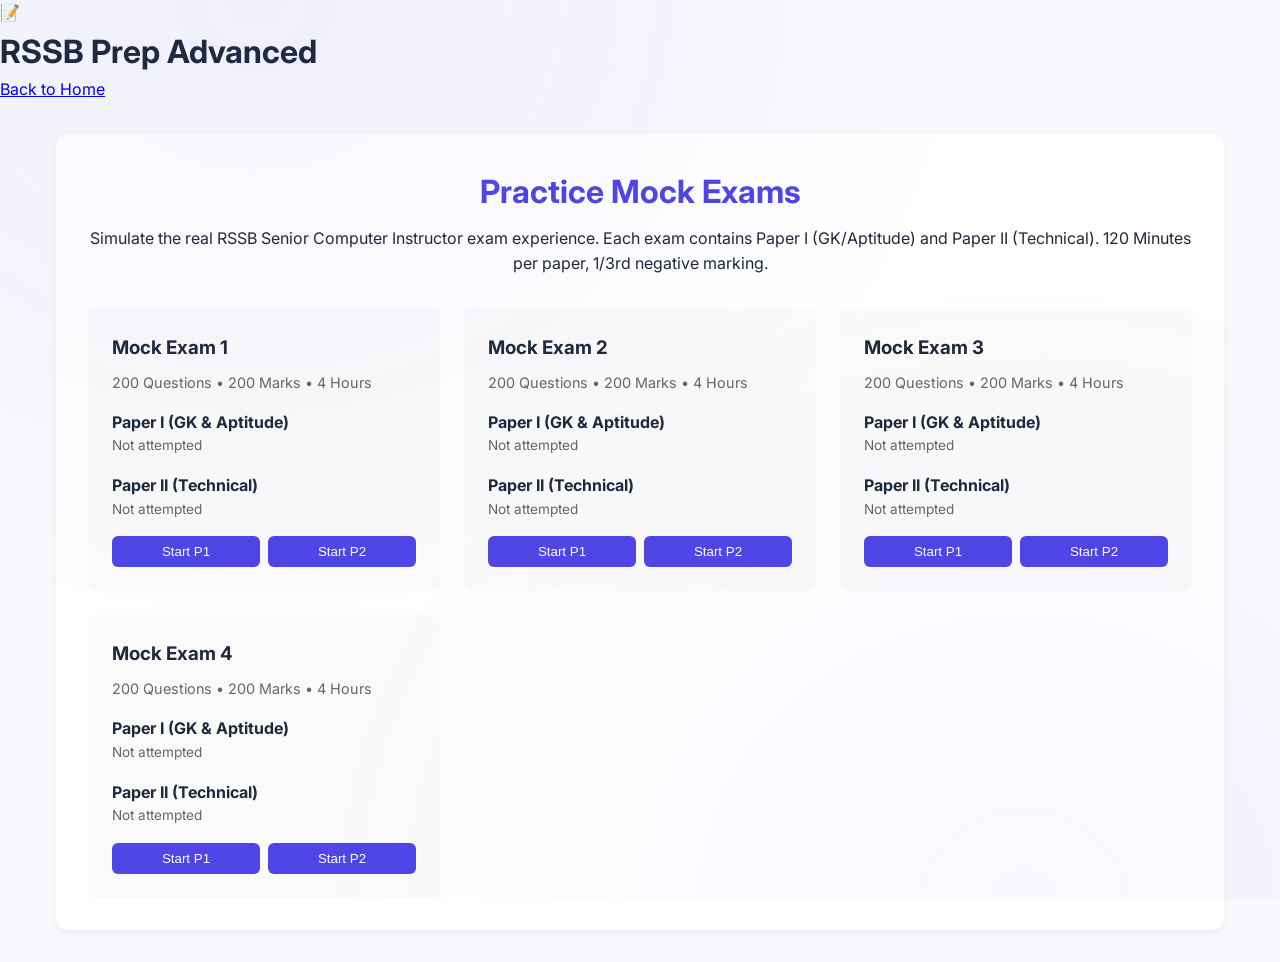
<file: practice.html>
<!DOCTYPE html>
<html lang="en">
<head>
    <meta charset="UTF-8">
    <meta name="viewport" content="width=device-width, initial-scale=1.0">
    <title>Practice Exams - RSSB Prep Advanced</title>
    <link rel="stylesheet" href="css/style.css">
    <link href="https://fonts.googleapis.com/css2?family=Inter:wght@400;500;600;700;800&display=swap" rel="stylesheet">
    <link rel="icon" href="data:image/svg+xml,<svg xmlns=%22http://www.w3.org/2000/svg%22 viewBox=%220 0 100 100%22><text y=%22.9em%22 font-size=%2290%22>📝</text></svg>">
</head>
<body class="light-theme">
    <header class="main-header">
        <div class="logo">
            <span class="logo-icon">📝</span>
            <h1>RSSB Prep Advanced</h1>
        </div>
        <nav class="main-nav">
            <a href="index.html" class="nav-btn">Back to Home</a>
        </nav>
    </header>

    <main class="practice-main">
        <!-- Dashboard View -->
        <section id="exam-dashboard" class="exam-dashboard">
            <div class="dashboard-header">
                <h2>Practice Mock Exams</h2>
                <p>Simulate the real RSSB Senior Computer Instructor exam experience. Each exam contains Paper I (GK/Aptitude) and Paper II (Technical). 120 Minutes per paper, 1/3rd negative marking.</p>
            </div>
            
            <div class="exam-list" id="exam-list">
                <!-- Exam Cards will be generated here -->
            </div>
        </section>

        <!-- Exam UI View -->
        <section id="exam-interface" class="exam-interface hidden">
            <div class="exam-header">
                <h2 id="current-exam-title">Exam 1 - Paper I</h2>
                <div class="timer-container">
                    <span class="timer-icon">⏱️</span>
                    <span id="exam-timer">120:00</span>
                </div>
                <button id="btn-submit-exam" class="btn-submit-exam">Submit Exam</button>
            </div>

            <div class="exam-body">
                <div class="question-section">
                    <div class="question-header">
                        <span id="q-number" class="q-number">Question 1</span>
                        <span class="marks-info">+1 Marks | -0.33 Marks</span>
                    </div>
                    <div id="question-text" class="question-text">
                        Loading question...
                    </div>
                    <div id="options-container" class="options-container">
                        <!-- Options generated here -->
                    </div>
                    <div class="action-buttons">
                        <button id="btn-prev" class="btn-secondary">Previous</button>
                        <button id="btn-mark-review" class="btn-warning">Mark for Review</button>
                        <button id="btn-clear" class="btn-outline">Clear Response</button>
                        <button id="btn-next" class="btn-primary">Save & Next</button>
                    </div>
                </div>

                <div class="palette-section">
                    <h3>Question Palette</h3>
                    <div class="palette-legend">
                        <div class="legend-item"><span class="box answered"></span> Answered</div>
                        <div class="legend-item"><span class="box not-answered"></span> Not Answered</div>
                        <div class="legend-item"><span class="box marked"></span> Marked for Review</div>
                        <div class="legend-item"><span class="box not-visited"></span> Not Visited</div>
                    </div>
                    <div id="question-palette" class="question-palette">
                        <!-- Grid numbers generated here -->
                    </div>
                </div>
            </div>
        </section>

        <!-- Result View -->
        <section id="exam-result" class="exam-result hidden">
            <div class="result-card">
                <h2>Exam Result</h2>
                <h3 id="result-exam-title">Exam 1</h3>
                
                <div class="score-summary">
                    <div class="score-box total">
                        <span class="label">Total Score</span>
                        <span class="value" id="res-total">0/100</span>
                    </div>
                    <div class="score-box correct">
                        <span class="label">Correct (+1)</span>
                        <span class="value" id="res-correct">0</span>
                    </div>
                    <div class="score-box incorrect">
                        <span class="label">Incorrect (-0.33)</span>
                        <span class="value" id="res-incorrect">0</span>
                    </div>
                    <div class="score-box unattempted">
                        <span class="label">Unattempted</span>
                        <span class="value" id="res-unattempted">0</span>
                    </div>
                </div>
                
                <div class="result-actions">
                    <button id="btn-view-solutions" class="btn-primary">View Solutions</button>
                    <button id="btn-back-dashboard" class="btn-secondary">Back to Dashboard</button>
                </div>
            </div>

            <!-- Solutions Container (Hidden by default) -->
            <div id="solutions-container" class="solutions-container hidden">
                <h3>Solutions & Explanations</h3>
                <div id="solutions-list"></div>
            </div>
        </section>
    </main>

    <!-- Load Data Files -->
    <script src="data/exam-1.js"></script>
    <script src="data/exam-2.js"></script>
    <script src="data/exam-3.js"></script>
    <script src="data/exam-4.js"></script>
    
    <!-- Load Logic -->
    <script src="js/practice.js"></script>
</body>
</html>
</file>
<file: css/style.css>
@import url('https://fonts.googleapis.com/css2?family=Inter:wght@300;400;500;600;700;800;900&family=JetBrains+Mono:wght@400;500;600&display=swap');

:root {
  --bg-primary: #f8f9fc;
  --bg-secondary: #ffffff;
  --bg-tertiary: #f1f3f8;
  --bg-card: #ffffff;
  --bg-card-hover: #f7f8fc;
  --bg-glass: rgba(255,255,255,0.85);
  --accent-1: #4f46e5;
  --accent-2: #7c3aed;
  --accent-3: #6d28d9;
  --accent-gradient: linear-gradient(135deg, #4f46e5 0%, #7c3aed 50%, #9333ea 100%);
  --accent-glow: rgba(79,70,229,0.10);
  --accent-light: rgba(79,70,229,0.06);
  --text-primary: #1e293b;
  --text-secondary: #475569;
  --text-muted: #94a3b8;
  --success: #059669;
  --success-bg: rgba(5,150,105,0.08);
  --warning: #d97706;
  --warning-bg: rgba(217,119,6,0.08);
  --danger: #dc2626;
  --danger-bg: rgba(220,38,38,0.07);
  --info: #2563eb;
  --info-bg: rgba(37,99,235,0.07);
  --border: #e2e8f0;
  --border-hover: #cbd5e1;
  --shadow-sm: 0 1px 3px rgba(0,0,0,0.06), 0 1px 2px rgba(0,0,0,0.04);
  --shadow-md: 0 4px 12px rgba(0,0,0,0.07);
  --shadow-lg: 0 10px 30px rgba(0,0,0,0.08);
  --shadow-glow: 0 4px 20px rgba(79,70,229,0.12);
  --radius-sm: 8px;
  --radius-md: 12px;
  --radius-lg: 16px;
  --radius-xl: 24px;
  --transition: all 0.3s cubic-bezier(0.4, 0, 0.2, 1);
  --font-main: 'Inter', -apple-system, sans-serif;
  --font-mono: 'JetBrains Mono', monospace;
}

*, *::before, *::after { margin: 0; padding: 0; box-sizing: border-box; }

html { scroll-behavior: smooth; font-size: 16px; }

body {
  font-family: var(--font-main);
  background: var(--bg-primary);
  color: var(--text-primary);
  min-height: 100vh;
  line-height: 1.6;
  overflow-x: hidden;
  -webkit-font-smoothing: antialiased;
}

body::before {
  content: '';
  position: fixed;
  top: 0; left: 0;
  width: 100%; height: 100%;
  background: 
    radial-gradient(ellipse at 20% 0%, rgba(79,70,229,0.05) 0%, transparent 50%),
    radial-gradient(ellipse at 80% 100%, rgba(124,58,237,0.04) 0%, transparent 50%);
  pointer-events: none;
  z-index: 0;
}

/* SCROLLBAR */
::-webkit-scrollbar { width: 6px; }
::-webkit-scrollbar-track { background: var(--bg-primary); }
::-webkit-scrollbar-thumb { background: #c4b5fd; border-radius: 3px; }

/* NAV */
.navbar {
  position: fixed;
  top: 0; left: 0; right: 0;
  height: 64px;
  background: rgba(255,255,255,0.88);
  backdrop-filter: blur(20px);
  -webkit-backdrop-filter: blur(20px);
  border-bottom: 1px solid var(--border);
  display: flex;
  align-items: center;
  justify-content: space-between;
  padding: 0 24px;
  z-index: 1000;
}

.nav-brand {
  display: flex;
  align-items: center;
  gap: 10px;
  font-size: 1.2rem;
  font-weight: 800;
  background: var(--accent-gradient);
  -webkit-background-clip: text;
  -webkit-text-fill-color: transparent;
  background-clip: text;
  text-decoration: none;
  cursor: pointer;
}

.nav-brand-icon { font-size: 1.5rem; }

.nav-links {
  display: flex;
  align-items: center;
  gap: 4px;
  list-style: none;
}

.nav-links a {
  color: var(--text-secondary);
  text-decoration: none;
  padding: 8px 16px;
  border-radius: var(--radius-sm);
  font-size: 0.875rem;
  font-weight: 500;
  transition: var(--transition);
  display: flex;
  align-items: center;
  gap: 6px;
}

.nav-links a:hover, .nav-links a.active {
  color: var(--text-primary);
  background: var(--bg-tertiary);
}

.nav-links a.active {
  background: var(--accent-light);
  color: var(--accent-1);
  font-weight: 600;
}

.hamburger {
  display: none;
  background: none;
  border: none;
  color: var(--text-primary);
  font-size: 1.5rem;
  cursor: pointer;
  padding: 4px;
}

/* MAIN */
.main-content {
  position: relative;
  z-index: 1;
  padding-top: 80px;
  padding-bottom: 40px;
  min-height: 100vh;
}

.container {
  max-width: 1200px;
  margin: 0 auto;
  padding: 0 20px;
}

/* CARDS */
.card {
  background: var(--bg-card);
  border: 1px solid var(--border);
  border-radius: var(--radius-lg);
  padding: 24px;
  transition: var(--transition);
  box-shadow: var(--shadow-sm);
}

.card:hover {
  border-color: var(--border-hover);
  box-shadow: var(--shadow-md);
  transform: translateY(-2px);
}

.glass-card {
  background: var(--bg-glass);
  backdrop-filter: blur(12px);
  -webkit-backdrop-filter: blur(12px);
  border: 1px solid var(--border);
  border-radius: var(--radius-lg);
  padding: 24px;
  transition: var(--transition);
}

/* COUNTDOWN */
.countdown-section {
  text-align: center;
  padding: 40px 0 30px;
}

.countdown-label {
  font-size: 0.9rem;
  color: var(--text-secondary);
  text-transform: uppercase;
  letter-spacing: 2px;
  margin-bottom: 16px;
  font-weight: 500;
}

.countdown-grid {
  display: flex;
  justify-content: center;
  gap: 16px;
  flex-wrap: wrap;
}

.countdown-item {
  background: var(--bg-card);
  border: 1px solid var(--border);
  border-radius: var(--radius-lg);
  padding: 20px 28px;
  min-width: 100px;
  text-align: center;
  position: relative;
  overflow: hidden;
  box-shadow: var(--shadow-sm);
}

.countdown-item::before {
  content: '';
  position: absolute;
  top: 0; left: 0; right: 0;
  height: 3px;
  background: var(--accent-gradient);
}

.countdown-number {
  font-size: 2.5rem;
  font-weight: 800;
  background: var(--accent-gradient);
  -webkit-background-clip: text;
  -webkit-text-fill-color: transparent;
  background-clip: text;
  line-height: 1;
  font-family: var(--font-mono);
}

.countdown-unit {
  font-size: 0.75rem;
  color: var(--text-muted);
  text-transform: uppercase;
  letter-spacing: 1px;
  margin-top: 6px;
}

/* PROGRESS BARS */
.progress-bar-container {
  background: #e9ecf5;
  border-radius: 100px;
  height: 8px;
  overflow: hidden;
  width: 100%;
}

.progress-bar-fill {
  height: 100%;
  border-radius: 100px;
  background: var(--accent-gradient);
  transition: width 0.8s cubic-bezier(0.4, 0, 0.2, 1);
  position: relative;
}

.progress-bar-fill.success { background: linear-gradient(90deg, #059669, #10b981); }
.progress-bar-fill.warning { background: linear-gradient(90deg, #d97706, #f59e0b); }
.progress-bar-fill.danger { background: linear-gradient(90deg, #dc2626, #ef4444); }

/* STAT CARDS */
.stats-grid {
  display: grid;
  grid-template-columns: repeat(auto-fit, minmax(200px, 1fr));
  gap: 16px;
  margin: 20px 0;
}

.stat-card {
  background: var(--bg-card);
  border: 1px solid var(--border);
  border-radius: var(--radius-md);
  padding: 20px;
  display: flex;
  align-items: center;
  gap: 16px;
  transition: var(--transition);
  box-shadow: var(--shadow-sm);
}

.stat-card:hover { border-color: var(--border-hover); box-shadow: var(--shadow-md); }

.stat-icon {
  width: 48px;
  height: 48px;
  border-radius: var(--radius-md);
  display: flex;
  align-items: center;
  justify-content: center;
  font-size: 1.3rem;
  flex-shrink: 0;
}

.stat-icon.purple { background: rgba(79,70,229,0.1); }
.stat-icon.green { background: var(--success-bg); }
.stat-icon.orange { background: var(--warning-bg); }
.stat-icon.blue { background: var(--info-bg); }
.stat-icon.red { background: var(--danger-bg); }

.stat-value {
  font-size: 1.5rem;
  font-weight: 700;
  line-height: 1.2;
}

.stat-label {
  font-size: 0.8rem;
  color: var(--text-muted);
}

/* SUBJECT GRID */
.subjects-grid {
  display: grid;
  grid-template-columns: repeat(auto-fill, minmax(280px, 1fr));
  gap: 16px;
  margin: 20px 0;
}

.subject-card {
  background: var(--bg-card);
  border: 1px solid var(--border);
  border-radius: var(--radius-lg);
  padding: 20px;
  cursor: pointer;
  transition: var(--transition);
  position: relative;
  overflow: hidden;
  text-decoration: none;
  color: inherit;
  display: block;
  box-shadow: var(--shadow-sm);
}

.subject-card::before {
  content: '';
  position: absolute;
  top: 0; left: 0; right: 0;
  height: 3px;
  background: var(--accent-gradient);
  opacity: 0;
  transition: var(--transition);
}

.subject-card:hover {
  border-color: var(--border-hover);
  transform: translateY(-3px);
  box-shadow: var(--shadow-glow);
}

.subject-card:hover::before { opacity: 1; }

.subject-card-header {
  display: flex;
  align-items: center;
  gap: 12px;
  margin-bottom: 14px;
}

.subject-emoji {
  font-size: 1.8rem;
  width: 44px;
  height: 44px;
  display: flex;
  align-items: center;
  justify-content: center;
  background: var(--bg-tertiary);
  border-radius: var(--radius-md);
}

.subject-name {
  font-size: 0.95rem;
  font-weight: 600;
  line-height: 1.3;
  flex: 1;
}

.subject-meta {
  display: flex;
  justify-content: space-between;
  gap: 8px;
  margin-top: 12px;
  flex-wrap: wrap;
}

.subject-meta-item {
  font-size: 0.75rem;
  color: var(--text-muted);
  display: flex;
  align-items: center;
  gap: 4px;
}

.subject-progress { margin-top: 14px; }

.subject-progress-text {
  display: flex;
  justify-content: space-between;
  font-size: 0.78rem;
  color: var(--text-secondary);
  margin-bottom: 6px;
}

/* TODAY'S PLAN */
.today-card {
  background: linear-gradient(135deg, rgba(79,70,229,0.06), rgba(124,58,237,0.06));
  border: 1px solid rgba(79,70,229,0.18);
  border-radius: var(--radius-xl);
  padding: 28px;
  margin: 24px 0;
  position: relative;
  overflow: hidden;
}

.today-card::after {
  content: '';
  position: absolute;
  top: -50%; right: -20%;
  width: 300px;
  height: 300px;
  background: radial-gradient(circle, rgba(79,70,229,0.06), transparent 70%);
  pointer-events: none;
}

.today-badge {
  display: inline-flex;
  align-items: center;
  gap: 6px;
  padding: 4px 12px;
  background: var(--accent-gradient);
  color: white;
  border-radius: 100px;
  font-size: 0.72rem;
  font-weight: 600;
  text-transform: uppercase;
  letter-spacing: 1px;
  margin-bottom: 12px;
}

.today-title {
  font-size: 1.3rem;
  font-weight: 700;
  margin-bottom: 8px;
}

.today-subjects {
  display: flex;
  flex-wrap: wrap;
  gap: 8px;
  margin-top: 12px;
}

.today-subject-chip {
  display: inline-flex;
  align-items: center;
  gap: 6px;
  padding: 6px 14px;
  background: rgba(255,255,255,0.7);
  border: 1px solid var(--border);
  border-radius: 100px;
  font-size: 0.82rem;
  color: var(--text-secondary);
  cursor: pointer;
  transition: var(--transition);
  text-decoration: none;
}

.today-subject-chip:hover {
  background: white;
  color: var(--accent-1);
  border-color: var(--accent-1);
}

/* SECTION HEADERS */
.section-header {
  display: flex;
  align-items: center;
  justify-content: space-between;
  margin: 32px 0 16px;
}

.section-title {
  font-size: 1.25rem;
  font-weight: 700;
  display: flex;
  align-items: center;
  gap: 8px;
}

.section-title span { font-size: 1.1rem; }

/* STUDY PLAN */
.plan-timeline {
  position: relative;
  padding-left: 28px;
}

.plan-timeline::before {
  content: '';
  position: absolute;
  left: 8px;
  top: 0;
  bottom: 0;
  width: 2px;
  background: var(--border);
}

.plan-day {
  position: relative;
  margin-bottom: 12px;
  padding: 16px 20px;
  background: var(--bg-card);
  border: 1px solid var(--border);
  border-radius: var(--radius-md);
  transition: var(--transition);
  box-shadow: var(--shadow-sm);
}

.plan-day::before {
  content: '';
  position: absolute;
  left: -24px;
  top: 22px;
  width: 12px;
  height: 12px;
  border-radius: 50%;
  background: var(--bg-tertiary);
  border: 2px solid var(--text-muted);
  z-index: 1;
}

.plan-day.completed::before {
  background: var(--success);
  border-color: var(--success);
}

.plan-day.today {
  border-color: var(--accent-1);
  background: rgba(79,70,229,0.04);
}

.plan-day.today::before {
  background: var(--accent-1);
  border-color: var(--accent-1);
  box-shadow: 0 0 8px rgba(79,70,229,0.4);
  animation: pulse 2s infinite;
}

.plan-day.missed {
  border-color: var(--danger);
  background: rgba(220,38,38,0.03);
}

.plan-day.missed::before {
  background: var(--danger);
  border-color: var(--danger);
}

.plan-day.exam-day {
  border-color: var(--warning);
  background: rgba(217,119,6,0.04);
}

.plan-day-header {
  display: flex;
  align-items: center;
  justify-content: space-between;
  margin-bottom: 8px;
}

.plan-day-date {
  font-size: 0.78rem;
  font-weight: 600;
  color: var(--text-muted);
  font-family: var(--font-mono);
}

.plan-day-title {
  font-size: 0.95rem;
  font-weight: 600;
}

.plan-day-badge {
  font-size: 0.68rem;
  padding: 2px 10px;
  border-radius: 100px;
  font-weight: 600;
  text-transform: uppercase;
  letter-spacing: 0.5px;
}

.plan-day-badge.today-badge-sm { background: var(--accent-light); color: var(--accent-1); }
.plan-day-badge.missed-badge { background: var(--danger-bg); color: var(--danger); }
.plan-day-badge.done-badge { background: var(--success-bg); color: var(--success); }
.plan-day-badge.exam-badge { background: var(--warning-bg); color: var(--warning); }

.plan-day-topics {
  display: flex;
  flex-wrap: wrap;
  gap: 6px;
  margin-top: 8px;
}

.plan-topic-tag {
  font-size: 0.72rem;
  padding: 3px 10px;
  background: var(--bg-tertiary);
  border-radius: 100px;
  color: var(--text-secondary);
  cursor: pointer;
  transition: var(--transition);
  text-decoration: none;
}

.plan-topic-tag:hover {
  background: var(--accent-light);
  color: var(--accent-1);
}

/* SUBJECT PAGE */
.subject-hero { padding: 30px 0 20px; }

.subject-hero-header {
  display: flex;
  align-items: center;
  gap: 16px;
  margin-bottom: 16px;
}

.subject-hero-emoji {
  font-size: 2.5rem;
  width: 64px;
  height: 64px;
  display: flex;
  align-items: center;
  justify-content: center;
  background: var(--bg-tertiary);
  border: 1px solid var(--border);
  border-radius: var(--radius-lg);
}

.subject-hero-info h1 {
  font-size: 1.6rem;
  font-weight: 800;
  margin-bottom: 4px;
}

.subject-hero-info p {
  color: var(--text-secondary);
  font-size: 0.9rem;
}

.subject-tabs {
  display: flex;
  gap: 4px;
  margin: 20px 0;
  background: var(--bg-tertiary);
  border-radius: var(--radius-md);
  padding: 4px;
  border: 1px solid var(--border);
}

.subject-tab {
  flex: 1;
  padding: 10px 16px;
  border-radius: var(--radius-sm);
  font-size: 0.85rem;
  font-weight: 600;
  color: var(--text-secondary);
  background: none;
  border: none;
  cursor: pointer;
  transition: var(--transition);
  text-align: center;
}

.subject-tab:hover { color: var(--text-primary); }
.subject-tab.active {
  background: var(--accent-gradient);
  color: white;
}

/* TOPIC LIST */
.topic-item {
  background: var(--bg-card);
  border: 1px solid var(--border);
  border-radius: var(--radius-md);
  margin-bottom: 10px;
  overflow: hidden;
  transition: var(--transition);
  box-shadow: var(--shadow-sm);
}

.topic-item:hover { border-color: var(--border-hover); }

.topic-header {
  display: flex;
  align-items: center;
  gap: 12px;
  padding: 16px 20px;
  cursor: pointer;
  transition: var(--transition);
}

.topic-header:hover { background: var(--bg-tertiary); }

.topic-checkbox {
  appearance: none;
  -webkit-appearance: none;
  width: 22px;
  height: 22px;
  border: 2px solid #cbd5e1;
  border-radius: 6px;
  cursor: pointer;
  position: relative;
  flex-shrink: 0;
  transition: var(--transition);
  background: white;
}

.topic-checkbox:checked {
  background: var(--accent-gradient);
  border-color: var(--accent-1);
}

.topic-checkbox:checked::after {
  content: '✓';
  position: absolute;
  top: 50%; left: 50%;
  transform: translate(-50%, -50%);
  color: white;
  font-size: 0.75rem;
  font-weight: 700;
}

.topic-title {
  flex: 1;
  font-weight: 600;
  font-size: 0.92rem;
}

.topic-title.completed {
  text-decoration: line-through;
  color: var(--text-muted);
}

.topic-toggle {
  font-size: 1.2rem;
  color: var(--text-muted);
  transition: transform 0.3s ease;
  cursor: pointer;
}

.topic-toggle.open { transform: rotate(180deg); }

.topic-content {
  max-height: 0;
  overflow: hidden;
  transition: max-height 0.5s cubic-bezier(0.4, 0, 0.2, 1);
}

.topic-content.open { max-height: 100000px; }

.topic-body {
  padding: 0 20px 20px;
  line-height: 1.85;
  font-size: 0.92rem;
  color: var(--text-secondary);
}

.topic-body h3 {
  color: var(--text-primary);
  font-size: 1.1rem;
  margin: 24px 0 10px;
  padding-bottom: 6px;
  border-bottom: 2px solid var(--border);
}

.topic-body h4 {
  color: var(--accent-1);
  font-size: 0.98rem;
  margin: 18px 0 8px;
}

.topic-body p { margin: 8px 0; }

.topic-body ul, .topic-body ol {
  padding-left: 24px;
  margin: 8px 0;
}

.topic-body li { margin: 5px 0; }

.topic-body code {
  font-family: var(--font-mono);
  background: #f1f5f9;
  padding: 2px 7px;
  border-radius: 4px;
  font-size: 0.85em;
  color: var(--accent-1);
  border: 1px solid #e2e8f0;
}

.topic-body pre {
  background: #1e293b;
  border: 1px solid #334155;
  border-radius: var(--radius-sm);
  padding: 16px;
  overflow-x: auto;
  margin: 12px 0;
  font-family: var(--font-mono);
  font-size: 0.82rem;
  line-height: 1.5;
  color: #e2e8f0;
}

/* SPECIAL BOXES IN THEORY */
.tip-box {
  background: #eff6ff;
  border-left: 4px solid var(--info);
  border-radius: 0 var(--radius-sm) var(--radius-sm) 0;
  padding: 14px 18px;
  margin: 16px 0;
  font-size: 0.88rem;
  color: #1e40af;
}

.tip-box .tip-title {
  font-weight: 700;
  color: var(--info);
  margin-bottom: 4px;
}

.warning-box {
  background: #fefce8;
  border-left: 4px solid var(--warning);
  border-radius: 0 var(--radius-sm) var(--radius-sm) 0;
  padding: 14px 18px;
  margin: 16px 0;
  font-size: 0.88rem;
  color: #92400e;
}

.warning-box .tip-title {
  font-weight: 700;
  color: var(--warning);
  margin-bottom: 4px;
}

.formula-box {
  background: #f5f3ff;
  border: 1px solid #ddd6fe;
  border-radius: var(--radius-sm);
  padding: 14px 18px;
  margin: 16px 0;
  font-family: var(--font-mono);
  font-size: 0.85rem;
  color: #5b21b6;
}

.formula-box .formula-title {
  font-weight: 700;
  color: var(--accent-2);
  margin-bottom: 6px;
  font-family: var(--font-main);
}

.comparison-table {
  width: 100%;
  border-collapse: collapse;
  margin: 16px 0;
  font-size: 0.84rem;
  border: 1px solid var(--border);
  border-radius: var(--radius-sm);
  overflow: hidden;
}

.comparison-table th {
  background: #f1f5f9;
  color: var(--accent-1);
  padding: 10px 14px;
  text-align: left;
  font-weight: 600;
  border-bottom: 2px solid var(--border);
}

.comparison-table td {
  padding: 10px 14px;
  border-bottom: 1px solid var(--border);
  color: var(--text-secondary);
}

.comparison-table tr:nth-child(even) td {
  background: #fafbff;
}

.comparison-table tr:hover td {
  background: #f0f4ff;
}

/* QUIZ */
.quiz-controls {
  display: flex;
  gap: 10px;
  margin: 20px 0;
  flex-wrap: wrap;
}

.quiz-mode-btn {
  flex: 1;
  min-width: 140px;
  padding: 14px 20px;
  border-radius: var(--radius-md);
  border: 1px solid var(--border);
  background: var(--bg-card);
  color: var(--text-primary);
  font-family: var(--font-main);
  font-size: 0.88rem;
  font-weight: 600;
  cursor: pointer;
  transition: var(--transition);
  text-align: center;
  text-decoration: none;
  display: flex;
  align-items: center;
  justify-content: center;
  box-shadow: var(--shadow-sm);
}

.quiz-mode-btn:hover { border-color: var(--accent-1); box-shadow: var(--shadow-md); }

.quiz-header {
  display: flex;
  align-items: center;
  justify-content: space-between;
  padding: 16px 0;
  margin-bottom: 12px;
  border-bottom: 1px solid var(--border);
}

.quiz-timer {
  font-family: var(--font-mono);
  font-size: 1.1rem;
  font-weight: 600;
  color: var(--accent-1);
  display: flex;
  align-items: center;
  gap: 6px;
}

.quiz-progress-text {
  font-size: 0.85rem;
  color: var(--text-secondary);
}

.quiz-question-card {
  background: var(--bg-card);
  border: 1px solid var(--border);
  border-radius: var(--radius-lg);
  padding: 28px;
  margin: 16px 0;
  box-shadow: var(--shadow-sm);
}

.quiz-q-number {
  font-size: 0.75rem;
  color: var(--text-muted);
  text-transform: uppercase;
  letter-spacing: 1px;
  margin-bottom: 10px;
}

.quiz-q-text {
  font-size: 1.05rem;
  font-weight: 600;
  line-height: 1.6;
  margin-bottom: 20px;
}

.quiz-q-text code {
  font-family: var(--font-mono);
  background: #f1f5f9;
  padding: 2px 6px;
  border-radius: 4px;
  font-size: 0.9em;
  color: var(--accent-1);
}

.quiz-q-text pre {
  background: #1e293b;
  border: 1px solid #334155;
  border-radius: var(--radius-sm);
  padding: 12px;
  overflow-x: auto;
  margin: 10px 0;
  font-family: var(--font-mono);
  font-size: 0.82rem;
  line-height: 1.5;
  color: #e2e8f0;
  font-weight: 400;
}

.quiz-options {
  display: flex;
  flex-direction: column;
  gap: 10px;
}

.quiz-option {
  display: flex;
  align-items: center;
  gap: 14px;
  padding: 14px 18px;
  background: #fafbff;
  border: 1px solid var(--border);
  border-radius: var(--radius-md);
  cursor: pointer;
  transition: var(--transition);
  font-size: 0.9rem;
}

.quiz-option:hover {
  background: #f0f4ff;
  border-color: var(--border-hover);
}

.quiz-option.selected {
  border-color: var(--accent-1);
  background: rgba(79,70,229,0.06);
}

.quiz-option.correct {
  border-color: var(--success);
  background: var(--success-bg);
}

.quiz-option.wrong {
  border-color: var(--danger);
  background: var(--danger-bg);
}

.quiz-option-letter {
  width: 32px;
  height: 32px;
  display: flex;
  align-items: center;
  justify-content: center;
  border-radius: 8px;
  background: #eef2ff;
  font-weight: 700;
  font-size: 0.82rem;
  flex-shrink: 0;
  transition: var(--transition);
  color: var(--accent-1);
}

.quiz-option.selected .quiz-option-letter { background: var(--accent-1); color: white; }
.quiz-option.correct .quiz-option-letter { background: var(--success); color: white; }
.quiz-option.wrong .quiz-option-letter { background: var(--danger); color: white; }

.quiz-option-text { flex: 1; }

.quiz-explanation {
  background: #f5f3ff;
  border: 1px solid #ddd6fe;
  border-radius: var(--radius-md);
  padding: 16px 20px;
  margin-top: 16px;
  font-size: 0.88rem;
  line-height: 1.7;
  color: var(--text-secondary);
  animation: fadeIn 0.3s ease;
}

.quiz-explanation strong { color: var(--text-primary); }

.quiz-topic-tag {
  display: inline-block;
  font-size: 0.7rem;
  padding: 2px 8px;
  background: #f5f3ff;
  color: var(--accent-2);
  border-radius: 100px;
  margin-top: 10px;
  font-weight: 500;
  border: 1px solid #ddd6fe;
}

.quiz-nav {
  display: flex;
  justify-content: space-between;
  gap: 12px;
  margin-top: 20px;
}

/* QUIZ RESULTS */
.quiz-results {
  text-align: center;
  padding: 30px 0;
}

.quiz-score-ring {
  width: 160px;
  height: 160px;
  margin: 20px auto;
  position: relative;
}

.quiz-score-ring svg {
  width: 100%;
  height: 100%;
  transform: rotate(-90deg);
}

.quiz-score-ring circle {
  fill: none;
  stroke-width: 8;
}

.quiz-score-ring .bg { stroke: #e9ecf5; }

.quiz-score-ring .fill {
  stroke: var(--accent-1);
  stroke-dasharray: 440;
  stroke-dashoffset: 440;
  stroke-linecap: round;
  transition: stroke-dashoffset 1.5s cubic-bezier(0.4, 0, 0.2, 1);
}

.quiz-score-ring .fill.good { stroke: var(--success); }
.quiz-score-ring .fill.avg { stroke: var(--warning); }
.quiz-score-ring .fill.bad { stroke: var(--danger); }

.quiz-score-text {
  font-size: 2rem;
  font-weight: 800;
  margin: 10px 0 4px;
}

.quiz-results-grid {
  display: grid;
  grid-template-columns: repeat(auto-fit, minmax(120px, 1fr));
  gap: 12px;
  margin: 24px 0;
  text-align: center;
}

.quiz-result-item {
  padding: 16px;
  background: var(--bg-card);
  border: 1px solid var(--border);
  border-radius: var(--radius-md);
  box-shadow: var(--shadow-sm);
}

.quiz-result-value {
  font-size: 1.3rem;
  font-weight: 700;
}

.quiz-result-label {
  font-size: 0.75rem;
  color: var(--text-muted);
  margin-top: 4px;
}

/* BUTTONS */
.btn {
  display: inline-flex;
  align-items: center;
  justify-content: center;
  gap: 8px;
  padding: 10px 20px;
  border-radius: var(--radius-sm);
  font-family: var(--font-main);
  font-size: 0.88rem;
  font-weight: 600;
  cursor: pointer;
  transition: var(--transition);
  border: none;
  text-decoration: none;
}

.btn-primary {
  background: var(--accent-gradient);
  color: white;
  box-shadow: 0 2px 8px rgba(79,70,229,0.25);
}

.btn-primary:hover { opacity: 0.9; transform: translateY(-1px); box-shadow: 0 4px 16px rgba(79,70,229,0.3); }

.btn-secondary {
  background: white;
  color: var(--text-primary);
  border: 1px solid var(--border);
  box-shadow: var(--shadow-sm);
}

.btn-secondary:hover { background: var(--bg-tertiary); border-color: var(--border-hover); }

.btn-danger {
  background: var(--danger-bg);
  color: var(--danger);
  border: 1px solid rgba(220,38,38,0.2);
}

.btn-success {
  background: var(--success-bg);
  color: var(--success);
  border: 1px solid rgba(5,150,105,0.2);
}

.btn-sm { padding: 6px 14px; font-size: 0.8rem; }
.btn-lg { padding: 14px 28px; font-size: 1rem; }
.btn-block { width: 100%; }

/* BADGES */
.badge {
  display: inline-flex;
  align-items: center;
  gap: 4px;
  padding: 3px 10px;
  border-radius: 100px;
  font-size: 0.72rem;
  font-weight: 600;
}

.badge-success { background: var(--success-bg); color: var(--success); }
.badge-warning { background: var(--warning-bg); color: var(--warning); }
.badge-danger { background: var(--danger-bg); color: var(--danger); }
.badge-info { background: var(--info-bg); color: var(--info); }
.badge-purple { background: rgba(124,58,237,0.08); color: var(--accent-2); }

/* FILTER CHIPS */
.filter-bar {
  display: flex;
  gap: 8px;
  flex-wrap: wrap;
  margin: 16px 0;
  padding: 12px 0;
}

.filter-chip {
  padding: 6px 14px;
  border-radius: 100px;
  font-size: 0.8rem;
  font-weight: 500;
  background: white;
  border: 1px solid var(--border);
  color: var(--text-secondary);
  cursor: pointer;
  transition: var(--transition);
}

.filter-chip:hover { border-color: var(--accent-1); color: var(--accent-1); }
.filter-chip.active { background: var(--accent-light); border-color: var(--accent-1); color: var(--accent-1); }

/* PROGRESS PAGE */
.progress-subject-row {
  display: grid;
  grid-template-columns: 2fr 1fr 1fr 1fr 1fr;
  align-items: center;
  gap: 12px;
  padding: 14px 18px;
  background: var(--bg-card);
  border: 1px solid var(--border);
  border-radius: var(--radius-md);
  margin-bottom: 8px;
  transition: var(--transition);
  font-size: 0.85rem;
  box-shadow: var(--shadow-sm);
}

.progress-subject-row:hover { border-color: var(--border-hover); box-shadow: var(--shadow-md); }

.progress-subject-row .name {
  display: flex;
  align-items: center;
  gap: 10px;
  font-weight: 600;
}

.progress-table-header {
  display: grid;
  grid-template-columns: 2fr 1fr 1fr 1fr 1fr;
  gap: 12px;
  padding: 10px 18px;
  font-size: 0.75rem;
  color: var(--text-muted);
  text-transform: uppercase;
  letter-spacing: 0.5px;
  font-weight: 600;
}

/* ANIMATIONS */
@keyframes fadeIn {
  from { opacity: 0; transform: translateY(10px); }
  to { opacity: 1; transform: translateY(0); }
}

@keyframes fadeInUp {
  from { opacity: 0; transform: translateY(20px); }
  to { opacity: 1; transform: translateY(0); }
}

@keyframes pulse {
  0%, 100% { box-shadow: 0 0 0 0 rgba(79,70,229,0.3); }
  50% { box-shadow: 0 0 0 6px rgba(79,70,229,0); }
}

@keyframes slideIn {
  from { opacity: 0; transform: translateX(-10px); }
  to { opacity: 1; transform: translateX(0); }
}

@keyframes scaleIn {
  from { opacity: 0; transform: scale(0.95); }
  to { opacity: 1; transform: scale(1); }
}

.animate-in { animation: fadeInUp 0.5s ease forwards; }
.animate-in-delay { animation: fadeInUp 0.5s ease 0.1s forwards; opacity: 0; }

/* MODAL */
.modal-overlay {
  position: fixed;
  top: 0; left: 0;
  width: 100%; height: 100%;
  background: rgba(0,0,0,0.3);
  backdrop-filter: blur(4px);
  z-index: 2000;
  display: flex;
  align-items: center;
  justify-content: center;
  animation: fadeIn 0.2s ease;
}

.modal-content {
  background: white;
  border: 1px solid var(--border);
  border-radius: var(--radius-xl);
  padding: 32px;
  max-width: 500px;
  width: 90%;
  max-height: 85vh;
  overflow-y: auto;
  animation: scaleIn 0.3s ease;
  box-shadow: var(--shadow-lg);
}

.modal-title {
  font-size: 1.2rem;
  font-weight: 700;
  margin-bottom: 16px;
}

/* EMPTY STATE */
.empty-state {
  text-align: center;
  padding: 60px 20px;
  color: var(--text-muted);
}

.empty-state-icon { font-size: 3rem; margin-bottom: 12px; }
.empty-state-text { font-size: 1rem; margin-bottom: 8px; }
.empty-state-sub { font-size: 0.85rem; }

/* BACK BUTTON */
.back-btn {
  display: inline-flex;
  align-items: center;
  gap: 6px;
  color: var(--text-secondary);
  text-decoration: none;
  font-size: 0.85rem;
  font-weight: 500;
  margin-bottom: 16px;
  cursor: pointer;
  transition: var(--transition);
}

.back-btn:hover { color: var(--accent-1); }

/* LOADING */
.spinner {
  width: 40px; height: 40px;
  border: 3px solid var(--border);
  border-top-color: var(--accent-1);
  border-radius: 50%;
  animation: spin 0.8s linear infinite;
  margin: 40px auto;
}

@keyframes spin { to { transform: rotate(360deg); } }

/* RESPONSIVE */
@media (max-width: 768px) {
  .navbar { padding: 0 16px; }
  .nav-links {
    display: none;
    position: fixed;
    top: 64px; left: 0; right: 0;
    background: rgba(255,255,255,0.96);
    backdrop-filter: blur(20px);
    flex-direction: column;
    padding: 12px;
    border-bottom: 1px solid var(--border);
    box-shadow: var(--shadow-md);
  }
  .nav-links.open { display: flex; }
  .hamburger { display: block; }

  .container { padding: 0 14px; }
  .main-content { padding-top: 72px; }

  .countdown-grid { gap: 8px; }
  .countdown-item { padding: 14px 18px; min-width: 72px; }
  .countdown-number { font-size: 1.8rem; }

  .subjects-grid { grid-template-columns: 1fr; }
  .stats-grid { grid-template-columns: 1fr 1fr; }

  .section-header { flex-direction: column; align-items: flex-start; gap: 8px; }

  .progress-subject-row { grid-template-columns: 1fr; gap: 8px; padding: 12px; }
  .progress-table-header { display: none; }

  .quiz-question-card { padding: 18px; }
  .quiz-nav { flex-direction: column; }
  .quiz-nav .btn { width: 100%; }

  .plan-day { padding: 12px 14px; }
}

@media (max-width: 480px) {
  .countdown-grid { flex-direction: row; }
  .countdown-item { flex: 1; min-width: 60px; padding: 10px 8px; }
  .countdown-number { font-size: 1.5rem; }
  .stats-grid { grid-template-columns: 1fr; }
  .today-card { padding: 18px; }
  .subject-hero-emoji { width: 48px; height: 48px; font-size: 2rem; }
  .subject-hero-info h1 { font-size: 1.2rem; }
}

/* Practice Mode CSS */
.practice-main {
    max-width: 1200px;
    margin: 2rem auto;
    padding: 0 1rem;
}

.exam-dashboard {
    background: white;
    border-radius: 12px;
    padding: 2rem;
    box-shadow: 0 4px 6px rgba(0,0,0,0.05);
}

.dashboard-header {
    margin-bottom: 2rem;
    text-align: center;
}

.dashboard-header h2 {
    font-size: 2rem;
    color: var(--accent-1);
    margin-bottom: 0.5rem;
}

.exam-list {
    display: grid;
    grid-template-columns: repeat(auto-fit, minmax(280px, 1fr));
    gap: 1.5rem;
}

.exam-card {
    border: 1px solid var(--border-color);
    border-radius: 8px;
    padding: 1.5rem;
    transition: transform 0.2s, box-shadow 0.2s;
    background: #fafafa;
}

.exam-card:hover {
    transform: translateY(-5px);
    box-shadow: 0 10px 15px rgba(0,0,0,0.1);
}

.exam-card h3 {
    margin-bottom: 0.5rem;
    color: var(--text-dark);
}

.exam-meta {
    font-size: 0.9rem;
    color: #666;
    margin-bottom: 1rem;
}

.exam-actions {
    display: flex;
    gap: 0.5rem;
}

.btn-start-paper {
    flex: 1;
    padding: 0.5rem;
    border: none;
    border-radius: 6px;
    background: var(--accent-1);
    color: white;
    cursor: pointer;
    font-weight: 500;
}

.btn-start-paper.completed {
    background: #4caf50;
}

/* Exam Interface */
.exam-interface {
    background: white;
    border-radius: 12px;
    overflow: hidden;
    box-shadow: 0 4px 15px rgba(0,0,0,0.08);
}

.exam-header {
    display: flex;
    justify-content: space-between;
    align-items: center;
    padding: 1rem 2rem;
    background: var(--accent-1);
    color: white;
}

.exam-header h2 { margin: 0; font-size: 1.5rem; }

.timer-container {
    display: flex;
    align-items: center;
    gap: 0.5rem;
    font-size: 1.5rem;
    font-weight: bold;
    background: rgba(0,0,0,0.2);
    padding: 0.5rem 1rem;
    border-radius: 6px;
}

.btn-submit-exam {
    background: #e53935;
    color: white;
    border: none;
    padding: 0.5rem 1.5rem;
    border-radius: 6px;
    font-weight: bold;
    cursor: pointer;
}

.exam-body {
    display: grid;
    grid-template-columns: 3fr 1fr;
    min-height: 600px;
}

.question-section {
    padding: 2rem;
    border-right: 1px solid var(--border-color);
}

.question-header {
    display: flex;
    justify-content: space-between;
    margin-bottom: 1rem;
    border-bottom: 1px solid var(--border-color);
    padding-bottom: 0.5rem;
}

.q-number {
    font-size: 1.25rem;
    font-weight: bold;
    color: var(--accent-1);
}

.marks-info {
    font-size: 0.9rem;
    color: #555;
    background: #f0f0f0;
    padding: 0.2rem 0.5rem;
    border-radius: 4px;
}

.question-text {
    font-size: 1.15rem;
    line-height: 1.6;
    margin-bottom: 2rem;
    color: var(--text-dark);
}

.options-container {
    display: flex;
    flex-direction: column;
    gap: 1rem;
    margin-bottom: 3rem;
}

.option-item {
    display: flex;
    align-items: center;
    gap: 1rem;
    padding: 1rem;
    border: 1px solid var(--border-color);
    border-radius: 8px;
    cursor: pointer;
    transition: background 0.2s;
}

.option-item:hover {
    background: #f5f5f5;
}

.option-item input {
    width: 20px;
    height: 20px;
    cursor: pointer;
}

.option-item.selected {
    border-color: var(--accent-1);
    background: rgba(43, 76, 255, 0.05);
}

.action-buttons {
    display: flex;
    gap: 1rem;
    flex-wrap: wrap;
}

.action-buttons button {
    padding: 0.75rem 1.5rem;
    border-radius: 6px;
    font-weight: 500;
    cursor: pointer;
    border: none;
}

.btn-primary { background: var(--accent-1); color: white; }
.btn-secondary { background: #607d8b; color: white; }
.btn-warning { background: #ff9800; color: white; }
.btn-outline { background: transparent; border: 1px solid #ccc !important; color: #333; }

/* Palette */
.palette-section {
    padding: 1.5rem;
    background: #fafafa;
}

.palette-section h3 {
    margin-bottom: 1rem;
    font-size: 1.1rem;
    color: var(--text-dark);
}

.palette-legend {
    display: flex;
    flex-direction: column;
    gap: 0.5rem;
    margin-bottom: 1.5rem;
    font-size: 0.85rem;
}

.legend-item {
    display: flex;
    align-items: center;
    gap: 0.5rem;
}

.box {
    width: 16px;
    height: 16px;
    border-radius: 4px;
    display: inline-block;
}

.question-palette {
    display: grid;
    grid-template-columns: repeat(5, 1fr);
    gap: 0.5rem;
    max-height: 400px;
    overflow-y: auto;
}

.q-btn {
    width: 100%;
    aspect-ratio: 1;
    border: 1px solid #ddd;
    border-radius: 4px;
    background: white;
    cursor: pointer;
    font-weight: bold;
    color: #333;
    display: flex;
    align-items: center;
    justify-content: center;
}

/* Status Colors */
.answered, .q-btn.answered { background: #4caf50; color: white; border-color: #4caf50; }
.not-answered, .q-btn.not-answered { background: #e53935; color: white; border-color: #e53935; }
.marked, .q-btn.marked { background: #9c27b0; color: white; border-color: #9c27b0; }
.not-visited, .q-btn.not-visited { background: white; }

.q-btn.current {
    box-shadow: 0 0 0 2px black;
}

/* Results */
.exam-result {
    max-width: 800px;
    margin: 0 auto;
}

.result-card {
    background: white;
    padding: 2rem;
    border-radius: 12px;
    box-shadow: 0 4px 15px rgba(0,0,0,0.1);
    text-align: center;
}

.score-summary {
    display: grid;
    grid-template-columns: repeat(2, 1fr);
    gap: 1rem;
    margin: 2rem 0;
}

.score-box {
    padding: 1.5rem;
    border-radius: 8px;
    display: flex;
    flex-direction: column;
    gap: 0.5rem;
}

.score-box.total { background: #e3f2fd; color: #1565c0; grid-column: span 2; }
.score-box.correct { background: #e8f5e9; color: #2e7d32; }
.score-box.incorrect { background: #ffebee; color: #c62828; }
.score-box.unattempted { background: #f5f5f5; color: #616161; grid-column: span 2; }

.score-box .label { font-size: 1.1rem; font-weight: 500; }
.score-box .value { font-size: 2rem; font-weight: bold; }

.result-actions {
    display: flex;
    gap: 1rem;
    justify-content: center;
}

/* Solutions */
.solutions-container {
    margin-top: 2rem;
    background: white;
    padding: 2rem;
    border-radius: 12px;
    box-shadow: 0 4px 15px rgba(0,0,0,0.1);
}

.solution-item {
    padding: 1.5rem;
    border-bottom: 1px solid var(--border-color);
}

.solution-item:last-child { border-bottom: none; }

.sol-q-text { font-weight: 600; font-size: 1.1rem; margin-bottom: 1rem; }
.sol-options { display: flex; flex-direction: column; gap: 0.5rem; margin-bottom: 1rem; }
.sol-opt { padding: 0.5rem; border-radius: 4px; background: #f9f9f9; border: 1px solid #ddd; }
.sol-opt.correct-ans { background: #e8f5e9; border-color: #4caf50; }
.sol-opt.wrong-ans { background: #ffebee; border-color: #e53935; }

.sol-explanation {
    background: #fff8e1;
    padding: 1rem;
    border-left: 4px solid #ffc107;
    border-radius: 4px;
    font-size: 0.95rem;
}

.hidden { display: none !important; }

@media (max-width: 900px) {
    .exam-body { grid-template-columns: 1fr; }
    .question-section { border-right: none; border-bottom: 1px solid var(--border-color); }
    .action-buttons { flex-direction: column; }
    .action-buttons button { width: 100%; }
}
</file>
